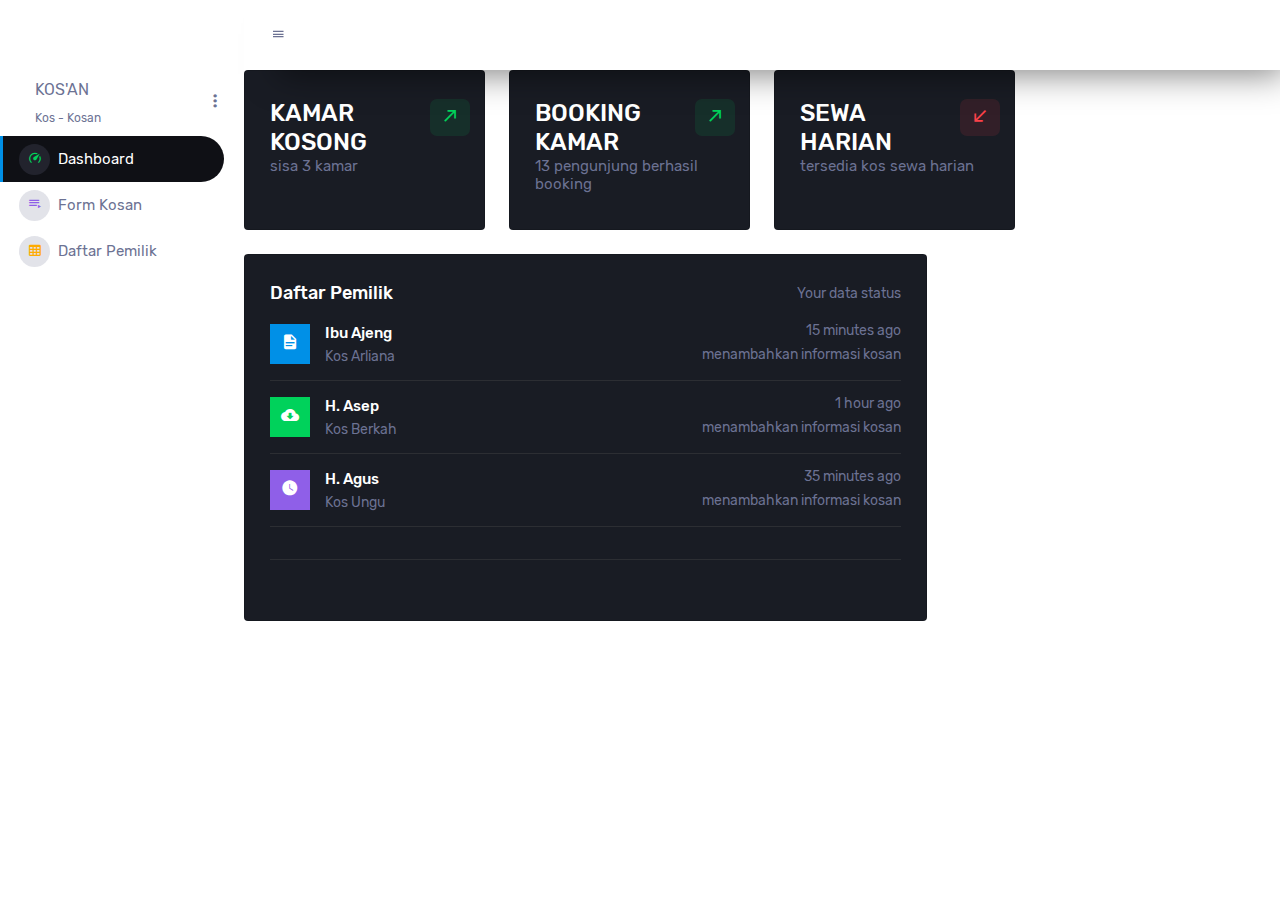
<file: dasboard admin/index.html>
<!DOCTYPE html>
<html lang="en">
  <head>
    <!-- Required meta tags -->
    <meta charset="utf-8">
    <meta name="viewport" content="width=device-width, initial-scale=1, shrink-to-fit=no">
    <title>Dashboard Admin</title>
    <!-- plugins:css -->
    <link rel="stylesheet" href="assets/vendors/mdi/css/materialdesignicons.min.css">
    <link rel="stylesheet" href="assets/vendors/css/vendor.bundle.base.css">
    <!-- endinject -->
    <!-- Plugin css for this page -->
    <link rel="stylesheet" href="assets/vendors/jvectormap/jquery-jvectormap.css">
    <link rel="stylesheet" href="assets/vendors/flag-icon-css/css/flag-icon.min.css">
    <link rel="stylesheet" href="assets/vendors/owl-carousel-2/owl.carousel.min.css">
    <link rel="stylesheet" href="assets/vendors/owl-carousel-2/owl.theme.default.min.css">
    <!-- End plugin css for this page -->
    <!-- inject:css -->
    <!-- endinject -->
    <!-- Layout styles -->
    <link rel="stylesheet" href="assets/css/style.css">
    <!-- End layout styles -->
    <link rel="shortcut icon" href="assets/images/favicon.png" />
  </head>
  <body>
    <div class="container-scroller">
      <!-- partial:partials/_sidebar.html -->
      <nav class="sidebar sidebar-offcanvas" id="sidebar">
        <ul class="nav">
          <li class="nav-item profile">
            <div class="profile-desc">
              <div class="profile-pic">
                <div class="count-indicator">
                </div>
                <div class="profile-name">
                  <h5 class="text-muted font-weight-normal">KOS'AN</h5>
                  <span>Kos - Kosan</span>
                </div>
              </div>
              <a href="#" id="profile-dropdown" data-toggle="dropdown"><i class="mdi mdi-dots-vertical"></i></a>
              <div class="dropdown-menu dropdown-menu-right sidebar-dropdown preview-list" aria-labelledby="profile-dropdown">
                <a href="#" class="dropdown-item preview-item">
                  <div class="preview-thumbnail">
                    <div class="preview-icon bg-dark rounded-circle">
                      <i class="mdi mdi-settings text-primary"></i>
                    </div>
                  </div>
                </a>
                <div class="dropdown-divider"></div>
                <a href="#" class="dropdown-item preview-item">
                  <div class="preview-thumbnail">
                    <div class="preview-icon bg-dark rounded-circle">
                      <i class="mdi mdi-onepassword  text-info"></i>
                    </div>
                  </div>
                </a>
                <div class="dropdown-divider"></div>
                <a href="#" class="dropdown-item preview-item">
                  <div class="preview-thumbnail">
                    <div class="preview-icon bg-dark rounded-circle">
                      <i class="mdi mdi-calendar-today text-success"></i>
                    </div>
                  </div>
                </a>
              </div>
            </div>
          </li>
          <li class="nav-item menu-items">
            <a class="nav-link" href="index.html">
              <span class="menu-icon">
                <i class="mdi mdi-speedometer"></i>
              </span>
              <span class="menu-title">Dashboard</span>
            </a>
          </li>
          <li class="nav-item menu-items">
            <a class="nav-link" href="pages/forms/form_Kos.html">
              <span class="menu-icon">
                <i class="mdi mdi-playlist-play"></i>
              </span>
              <span class="menu-title">Form Kosan</span>
            </a>
          </li>
          <li class="nav-item menu-items">
            <a class="nav-link" href="pages/tables/Daftar_Pemilik.html">
              <span class="menu-icon">
                <i class="mdi mdi-table-large"></i>
              </span>
              <span class="menu-title">Daftar Pemilik</span>
            </a>
          </li>
          </li>
        </ul>
      </nav>
      <!-- partial -->
      <div class="container-fluid page-body-wrapper">
        <!-- partial:partials/_navbar.html -->
        <nav class="navbar p-0 fixed-top d-flex flex-row">
          <div class="navbar-menu-wrapper flex-grow d-flex align-items-stretch">
            <button class="navbar-toggler navbar-toggler align-self-center" type="button" data-toggle="minimize">
              <span class="mdi mdi-menu"></span>
            </button>
            </ul>
            <button class="navbar-toggler navbar-toggler-right d-lg-none align-self-center" type="button" data-toggle="offcanvas">
              <span class="mdi mdi-format-line-spacing"></span>
            </button>
          </div>
        </nav>
        <!-- partial -->
        <div class="main-panel">
          
            <div class="row">
              <div class="col-xl-3 col-sm-6 grid-margin stretch-card">
                <div class="card">
                  <div class="card-body">
                    <div class="row">
                      <div class="col-9">
                        <div class="d-flex align-items-center align-self-start">
                          <h3 class="mb-0">KAMAR KOSONG</h3>
                        </div>
                      </div>
                      <div class="col-3">
                        <div class="icon icon-box-success ">
                          <span class="mdi mdi-arrow-top-right icon-item"></span>
                        </div>
                      </div>
                    </div>
                    <h6 class="text-muted font-weight-normal">sisa 3 kamar</h6>
                  </div>
                </div>
              </div>
              <div class="col-xl-3 col-sm-6 grid-margin stretch-card">
                <div class="card">
                  <div class="card-body">
                    <div class="row">
                      <div class="col-9">
                        <div class="d-flex align-items-center align-self-start">
                          <h3 class="mb-0">BOOKING KAMAR</h3>
                        </div>
                      </div>
                      <div class="col-3">
                        <div class="icon icon-box-success">
                          <span class="mdi mdi-arrow-top-right icon-item"></span>
                        </div>
                      </div>
                    </div>
                    <h6 class="text-muted font-weight-normal">13 pengunjung berhasil booking</h6>
                  </div>
                </div>
              </div>
              <div class="col-xl-3 col-sm-6 grid-margin stretch-card">
                <div class="card">
                  <div class="card-body">
                    <div class="row">
                      <div class="col-9">
                        <div class="d-flex align-items-center align-self-start">
                          <h3 class="mb-0">SEWA HARIAN</h3>
                        </div>
                      </div>
                      <div class="col-3">
                        <div class="icon icon-box-danger">
                          <span class="mdi mdi-arrow-bottom-left icon-item"></span>
                        </div>
                      </div>
                    </div>
                    <h6 class="text-muted font-weight-normal">tersedia kos sewa harian</h6>
                  </div>
                </div>
              </div>      
              <div class="col-md-8 grid-margin stretch-card">
                <div class="card">
                  <div class="card-body">
                    <div class="d-flex flex-row justify-content-between">
                      <h4 class="card-title mb-1">Daftar Pemilik</h4>
                      <p class="text-muted mb-1">Your data status</p>
                    </div>
                    <div class="row">
                      <div class="col-12">
                        <div class="preview-list">
                          <div class="preview-item border-bottom">
                            <div class="preview-thumbnail">
                              <div class="preview-icon bg-primary">
                                <i class="mdi mdi-file-document"></i>
                              </div>
                            </div>
                            <div class="preview-item-content d-sm-flex flex-grow">
                              <div class="flex-grow">
                                <h6 class="preview-subject">Ibu Ajeng</h6>
                                <p class="text-muted mb-0">Kos Arliana</p>
                              </div>
                              <div class="mr-auto text-sm-right pt-2 pt-sm-0">
                                <p class="text-muted">15 minutes ago</p>
                                <p class="text-muted mb-0">menambahkan informasi kosan</p>
                              </div>
                            </div>
                          </div>
                          <div class="preview-item border-bottom">
                            <div class="preview-thumbnail">
                              <div class="preview-icon bg-success">
                                <i class="mdi mdi-cloud-download"></i>
                              </div>
                            </div>
                            <div class="preview-item-content d-sm-flex flex-grow">
                              <div class="flex-grow">
                                <h6 class="preview-subject">H. Asep</h6>
                                <p class="text-muted mb-0">Kos Berkah</p>
                              </div>
                              <div class="mr-auto text-sm-right pt-2 pt-sm-0">
                                <p class="text-muted">1 hour ago</p>
                                <p class="text-muted mb-0">menambahkan informasi kosan</p>
                              </div>
                            </div>
                          </div>
                          <div class="preview-item border-bottom">
                            <div class="preview-thumbnail">
                              <div class="preview-icon bg-info">
                                <i class="mdi mdi-clock"></i>
                              </div>
                            </div>
                            <div class="preview-item-content d-sm-flex flex-grow">
                              <div class="flex-grow">
                                <h6 class="preview-subject">H. Agus</h6>
                                <p class="text-muted mb-0">Kos Ungu</p>
                              </div>
                              <div class="mr-auto text-sm-right pt-2 pt-sm-0">
                                <p class="text-muted">35 minutes ago</p>
                                <p class="text-muted mb-0">menambahkan informasi kosan</p>
                              </div>
                            </div>
                          </div>
                          <div class="preview-item border-bottom">
                            <div class="preview-thumbnail">
                            </div>
                            <div class="preview-item-content d-sm-flex flex-grow">
                              <div class="flex-grow">
                              </div>
                            </div>
                          </div>
                          <div class="preview-item">
                            <div class="preview-thumbnail">
                            </div>
                            <div class="preview-item-content d-sm-flex flex-grow">
                              <div class="flex-grow">
                              </div>
                              <div class="mr-auto text-sm-right pt-2 pt-sm-0">
                              </div>
                            </div>
                          </div>
                        </div>
                      </div>
                    </div>
                  </div>
                </div>
              </div>
            </div>
          
          <!-- partial -->
        </div>
        <!-- main-panel ends -->
      </div>
      <!-- page-body-wrapper ends -->
    </div>
    <!-- container-scroller -->
    <!-- plugins:js -->
    <script src="assets/vendors/js/vendor.bundle.base.js"></script>
    <!-- endinject -->
    <!-- Plugin js for this page -->
    <script src="assets/vendors/chart.js/Chart.min.js"></script>
    <script src="assets/vendors/progressbar.js/progressbar.min.js"></script>
    <script src="assets/vendors/jvectormap/jquery-jvectormap.min.js"></script>
    <script src="assets/vendors/jvectormap/jquery-jvectormap-world-mill-en.js"></script>
    <script src="assets/vendors/owl-carousel-2/owl.carousel.min.js"></script>
    <!-- End plugin js for this page -->
    <!-- inject:js -->
    <script src="assets/js/off-canvas.js"></script>
    <script src="assets/js/hoverable-collapse.js"></script>
    <script src="assets/js/misc.js"></script>
    <script src="assets/js/settings.js"></script>
    <script src="assets/js/todolist.js"></script>
    <!-- endinject -->
    <!-- Custom js for this page -->
    <script src="assets/js/dashboard.js"></script>
    <!-- End custom js for this page -->
  </body>
</html>
</file>
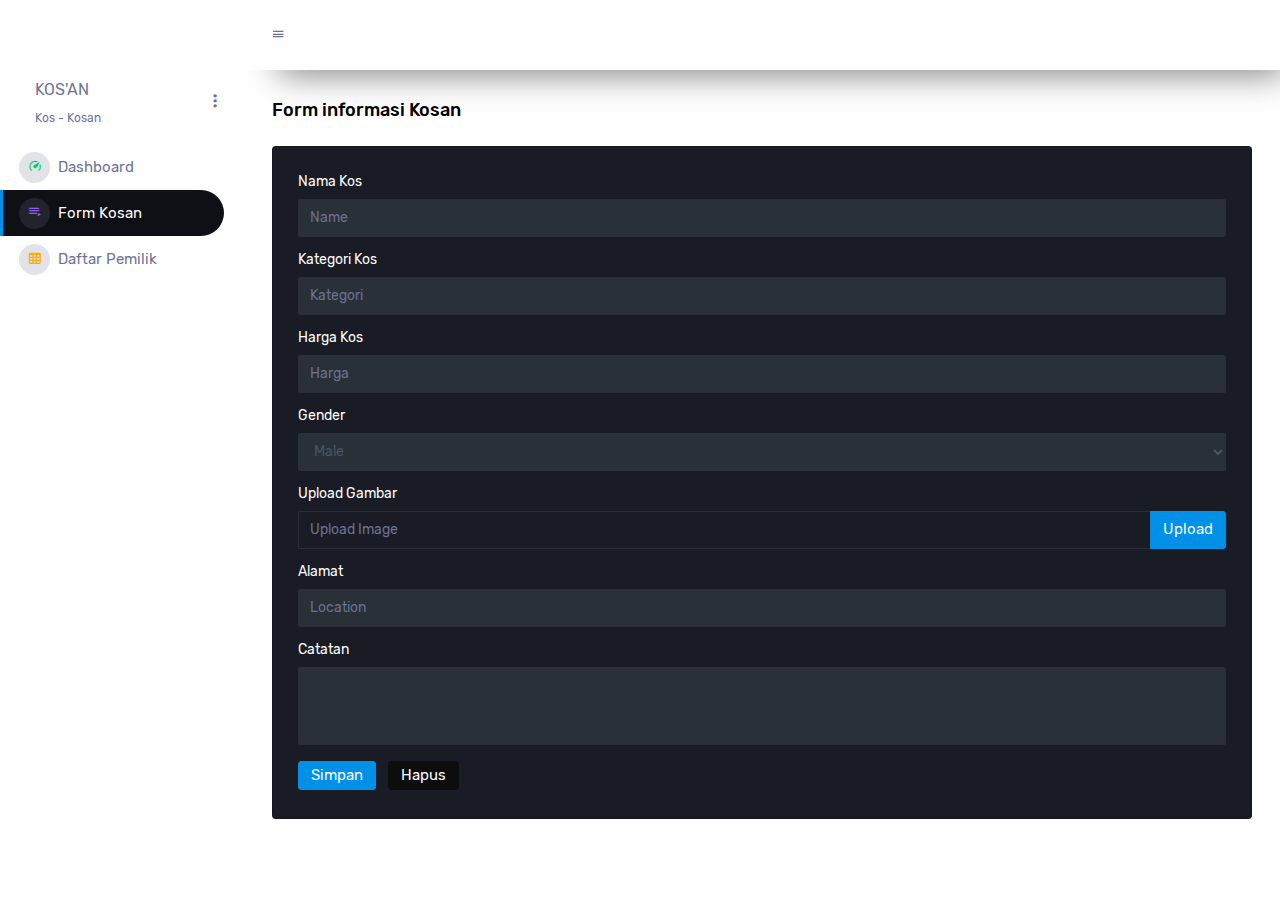
<file: dasboard admin/pages/forms/form_Kos.html>
<!DOCTYPE html>
<html lang="en">
  <head>
    <!-- Required meta tags -->
    <meta charset="utf-8">
    <meta name="viewport" content="width=device-width, initial-scale=1, shrink-to-fit=no">
    <title>Dashboard Admin</title>
    <!-- plugins:css -->
    <link rel="stylesheet" href="../../assets/vendors/mdi/css/materialdesignicons.min.css">
    <link rel="stylesheet" href="../../assets/vendors/css/vendor.bundle.base.css">
    <!-- endinject -->
    <!-- Plugin css for this page -->
    <link rel="stylesheet" href="../../assets/vendors/select2/select2.min.css">
    <link rel="stylesheet" href="../../assets/vendors/select2-bootstrap-theme/select2-bootstrap.min.css">
    <!-- End plugin css for this page -->
    <!-- inject:css -->
    <!-- endinject -->
    <!-- Layout styles -->
    <link rel="stylesheet" href="../../assets/css/style.css">
    <!-- End layout styles -->
    <link rel="shortcut icon" href="../../assets/images/favicon.png" />
  </head>
  <body>
    <div class="container-scroller">
      <!-- partial:../../partials/_sidebar.html -->
      <nav class="sidebar sidebar-offcanvas" id="sidebar">
        <ul class="nav">
          <li class="nav-item profile">
            <div class="profile-desc">
              <div class="profile-pic">
                <div class="count-indicator">
                </div>
                <div class="profile-name">
                  <h5 class="text-muted font-weight-normal">KOS'AN</h5>
                  <span>Kos - Kosan</span>
                </div>
              </div>
              <a href="#" id="profile-dropdown" data-toggle="dropdown"><i class="mdi mdi-dots-vertical"></i></a>
              <div class="dropdown-menu dropdown-menu-right sidebar-dropdown preview-list" aria-labelledby="profile-dropdown">
                <a href="#" class="dropdown-item preview-item">
                  <div class="preview-thumbnail">
                    <div class="preview-icon bg-dark rounded-circle">
                      <i class="mdi mdi-settings text-primary"></i>
                    </div>
                  </div>
          <li class="nav-item menu-items">
            <a class="nav-link" href="../../index.html">
              <span class="menu-icon">
                <i class="mdi mdi-speedometer"></i>
              </span>
              <span class="menu-title">Dashboard</span>
            </a>
          </li>
          <li class="nav-item menu-items">
            <a class="nav-link" href="../../pages/forms/form_Kos.html">
              <span class="menu-icon">
                <i class="mdi mdi-playlist-play"></i>
              </span>
              <span class="menu-title">Form Kosan</span>
            </a>
          </li>
          <li class="nav-item menu-items">
            <a class="nav-link" href="../../pages/tables/Daftar_Pemilik.html">
              <span class="menu-icon">
                <i class="mdi mdi-table-large"></i>
              </span>
              <span class="menu-title">Daftar Pemilik</span>
            </a>
          </li>
        </ul>
      </nav>
      <!-- partial -->
      <div class="container-fluid page-body-wrapper">
        <!-- partial:../../partials/_navbar.html -->
        <nav class="navbar p-0 fixed-top d-flex flex-row">
          
          <div class="navbar-menu-wrapper flex-grow d-flex align-items-stretch">
            <button class="navbar-toggler navbar-toggler align-self-center" type="button" data-toggle="minimize">
              <span class="mdi mdi-menu"></span>
            </button>
            <ul class="navbar-nav w-100">
              <li class="nav-item w-100">
                
              </li>
            </ul>
            <ul class="navbar-nav navbar-nav-right">
                  <div class="dropdown-divider"></div>
                  <div class="dropdown-divider"></div>
                  
              </li>
              <li class="nav-item nav-settings d-none d-lg-block">
                <a class="nav-link" href="#">
                  
                </a>
              </li>
              <li class="nav-item dropdown border-left">
                
              </li>
                  </a>
                  <div class="dropdown-divider"></div>
                  <a class="dropdown-item preview-item">
                    <div class="preview-thumbnail">
                      <div class="preview-icon bg-dark rounded-circle">
                        
                      </div>
                    </div>
              <li class="nav-item dropdown">
                <div class="dropdown-menu dropdown-menu-right navbar-dropdown preview-list" aria-labelledby="profileDropdown">
                  <h6 class="p-3 mb-0">Profile</h6>
                  <div class="dropdown-divider"></div>
                  <a class="dropdown-item preview-item">
                    <div class="preview-thumbnail">
                      <div class="preview-icon bg-dark rounded-circle">
                        <i class="mdi mdi-settings text-success"></i>
                      </div>
                  <div class="dropdown-divider"></div>
                  <a class="dropdown-item preview-item">
                    <div class="preview-thumbnail">
                      <div class="preview-icon bg-dark rounded-circle">
                        <i class="mdi mdi-logout text-danger"></i>
                      </div>
                    </div>
                    <div class="preview-item-content">
                      <p class="preview-subject mb-1">Log out</p>
                    </div>
                  </a>
                 
              </li>
            </ul>
            <button class="navbar-toggler navbar-toggler-right d-lg-none align-self-center" type="button" data-toggle="offcanvas">
              <span class="mdi mdi-format-line-spacing"></span>
            </button>
          </div>
        </nav>
        <!-- partial -->
        <div class="main-panel">
          <div class="content-wrapper">
            <div class="page-header">
              <h3 class="page-title"> Form informasi Kosan</h3>
              <nav aria-label="breadcrumb">
              </nav>
            </div>
            <div class="row">
              
              <div class="col-12 grid-margin stretch-card">
                <div class="card">
                  <div class="card-body">
                    <form class="forms-sample">
                      <div class="form-group">
                        <label for="exampleInputName1">Nama Kos</label>
                        <input type="text" class="form-control" id="exampleInputName1" placeholder="Name">
                      </div>
                      <div class="form-group">
                        <label for="exampleInputEmail3">Kategori Kos</label>
                        <input type="kategori" class="form-control" id="exampleInputEmail3" placeholder="Kategori">
                      </div>
                      <div class="form-group">
                        <label for="exampleInputPassword4">Harga Kos</label>
                        <input type="harga" class="form-control" id="exampleInputPassword4" placeholder="Harga">
                      </div>
                      <div class="form-group">
                        <label for="exampleSelectGender">Gender</label>
                        <select class="form-control" id="exampleSelectGender">
                          <option>Male</option>
                          <option>Female</option>
                          <option>Mix</option>
                        </select>
                      </div>
                      <div class="form-group">
                        <label>Upload Gambar</label>
                        <input type="file" name="img[]" class="file-upload-default">
                        <div class="input-group col-xs-12">
                          <input type="text" class="form-control file-upload-info" disabled placeholder="Upload Image">
                          <span class="input-group-append">
                            <button class="file-upload-browse btn btn-primary" type="button">Upload</button>
                          </span>
                        </div>
                      </div>
                      <div class="form-group">
                        <label for="exampleInputCity1">Alamat</label>
                        <input type="text" class="form-control" id="exampleInputCity1" placeholder="Location">
                      </div>
                      <div class="form-group">
                        <label for="exampleTextarea1">Catatan</label>
                        <textarea class="form-control" id="exampleTextarea1" rows="4"></textarea>
                      </div>
                      <button type="simpan" class="btn btn-primary mr-2">Simpan</button>
                      <button class="btn btn-dark">Hapus</button>
                    </form>
                  </div>
                </div>
              </div>
              
                  </div>
                </div>
              </div>
            </div>
          </div>
          <!-- partial -->
        </div>
        <!-- main-panel ends -->
      </div>
      <!-- page-body-wrapper ends -->
    </div>
    <!-- container-scroller -->
    <!-- plugins:js -->
    <script src="../../assets/vendors/js/vendor.bundle.base.js"></script>
    <!-- endinject -->
    <!-- Plugin js for this page -->
    <script src="../../assets/vendors/select2/select2.min.js"></script>
    <script src="../../assets/vendors/typeahead.js/typeahead.bundle.min.js"></script>
    <!-- End plugin js for this page -->
    <!-- inject:js -->
    <script src="../../assets/js/off-canvas.js"></script>
    <script src="../../assets/js/hoverable-collapse.js"></script>
    <script src="../../assets/js/misc.js"></script>
    <script src="../../assets/js/settings.js"></script>
    <script src="../../assets/js/todolist.js"></script>
    <!-- endinject -->
    <!-- Custom js for this page -->
    <script src="../../assets/js/file-upload.js"></script>
    <script src="../../assets/js/typeahead.js"></script>
    <script src="../../assets/js/select2.js"></script>
    <!-- End custom js for this page -->
  </body>
</html>
</file>
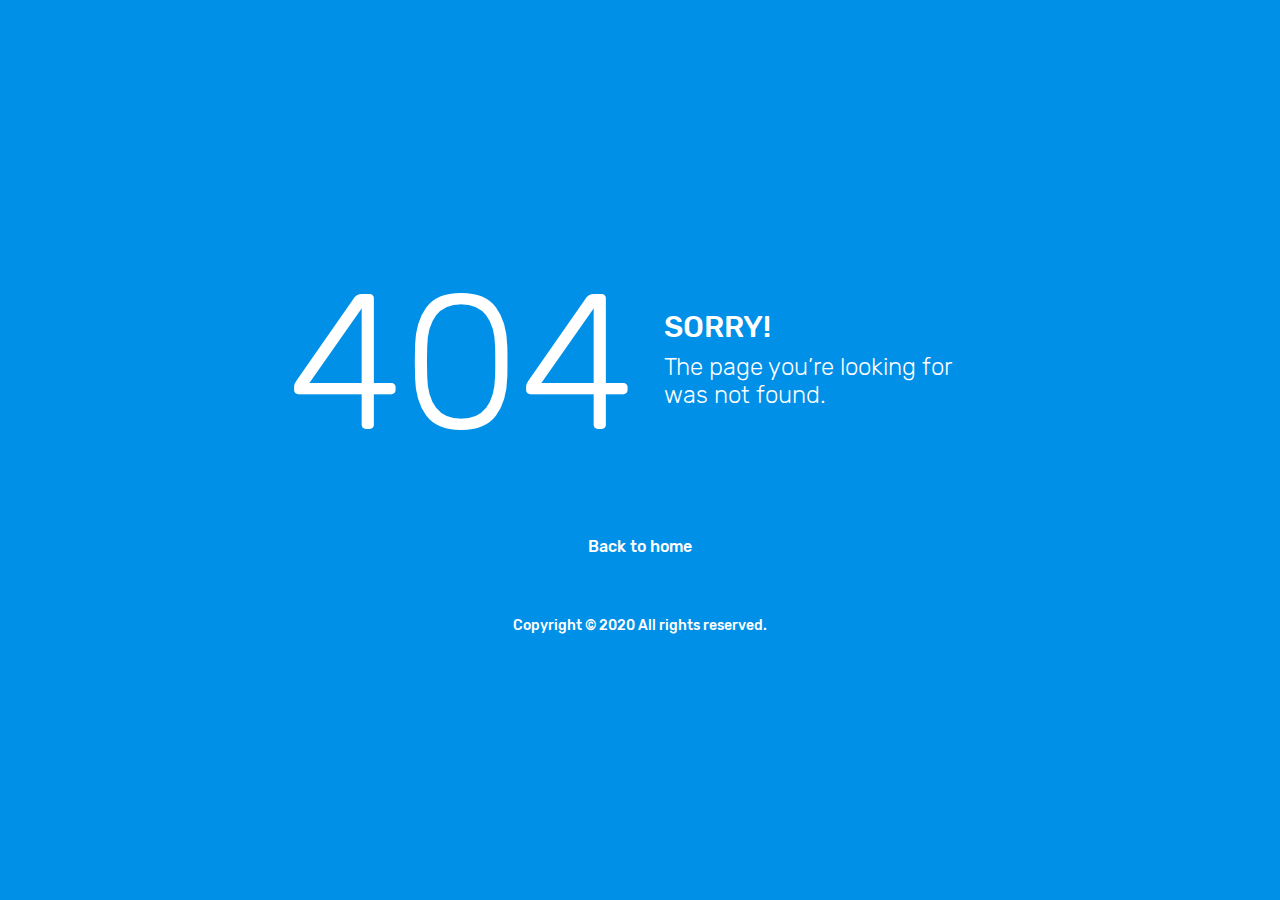
<file: dasboard admin/pages/samples/error-404.html>
<!DOCTYPE html>
<html lang="en">
  <head>
    <!-- Required meta tags -->
    <meta charset="utf-8">
    <meta name="viewport" content="width=device-width, initial-scale=1, shrink-to-fit=no">
    <title>Corona Admin</title>
    <!-- plugins:css -->
    <link rel="stylesheet" href="../../assets/vendors/mdi/css/materialdesignicons.min.css">
    <link rel="stylesheet" href="../../assets/vendors/css/vendor.bundle.base.css">
    <!-- endinject -->
    <!-- Plugin css for this page -->
    <!-- End Plugin css for this page -->
    <!-- inject:css -->
    <!-- endinject -->
    <!-- Layout styles -->
    <link rel="stylesheet" href="../../assets/css/style.css">
    <!-- End layout styles -->
    <link rel="shortcut icon" href="../../assets/images/favicon.png" />
  </head>
  <body>
    <div class="container-scroller">
      <div class="container-fluid page-body-wrapper full-page-wrapper">
        <div class="content-wrapper d-flex align-items-center text-center error-page bg-primary">
          <div class="row flex-grow">
            <div class="col-lg-7 mx-auto text-white">
              <div class="row align-items-center d-flex flex-row">
                <div class="col-lg-6 text-lg-right pr-lg-4">
                  <h1 class="display-1 mb-0">404</h1>
                </div>
                <div class="col-lg-6 error-page-divider text-lg-left pl-lg-4">
                  <h2>SORRY!</h2>
                  <h3 class="font-weight-light">The page you’re looking for was not found.</h3>
                </div>
              </div>
              <div class="row mt-5">
                <div class="col-12 text-center mt-xl-2">
                  <a class="text-white font-weight-medium" href="../../index.html">Back to home</a>
                </div>
              </div>
              <div class="row mt-5">
                <div class="col-12 mt-xl-2">
                  <p class="text-white font-weight-medium text-center">Copyright &copy; 2020 All rights reserved.</p>
                </div>
              </div>
            </div>
          </div>
        </div>
        <!-- content-wrapper ends -->
      </div>
      <!-- page-body-wrapper ends -->
    </div>
    <!-- container-scroller -->
    <!-- plugins:js -->
    <script src="../../assets/vendors/js/vendor.bundle.base.js"></script>
    <!-- endinject -->
    <!-- Plugin js for this page -->
    <!-- End plugin js for this page -->
    <!-- inject:js -->
    <script src="../../assets/js/off-canvas.js"></script>
    <script src="../../assets/js/hoverable-collapse.js"></script>
    <script src="../../assets/js/misc.js"></script>
    <script src="../../assets/js/settings.js"></script>
    <script src="../../assets/js/todolist.js"></script>
    <!-- endinject -->
  </body>
</html>
</file>
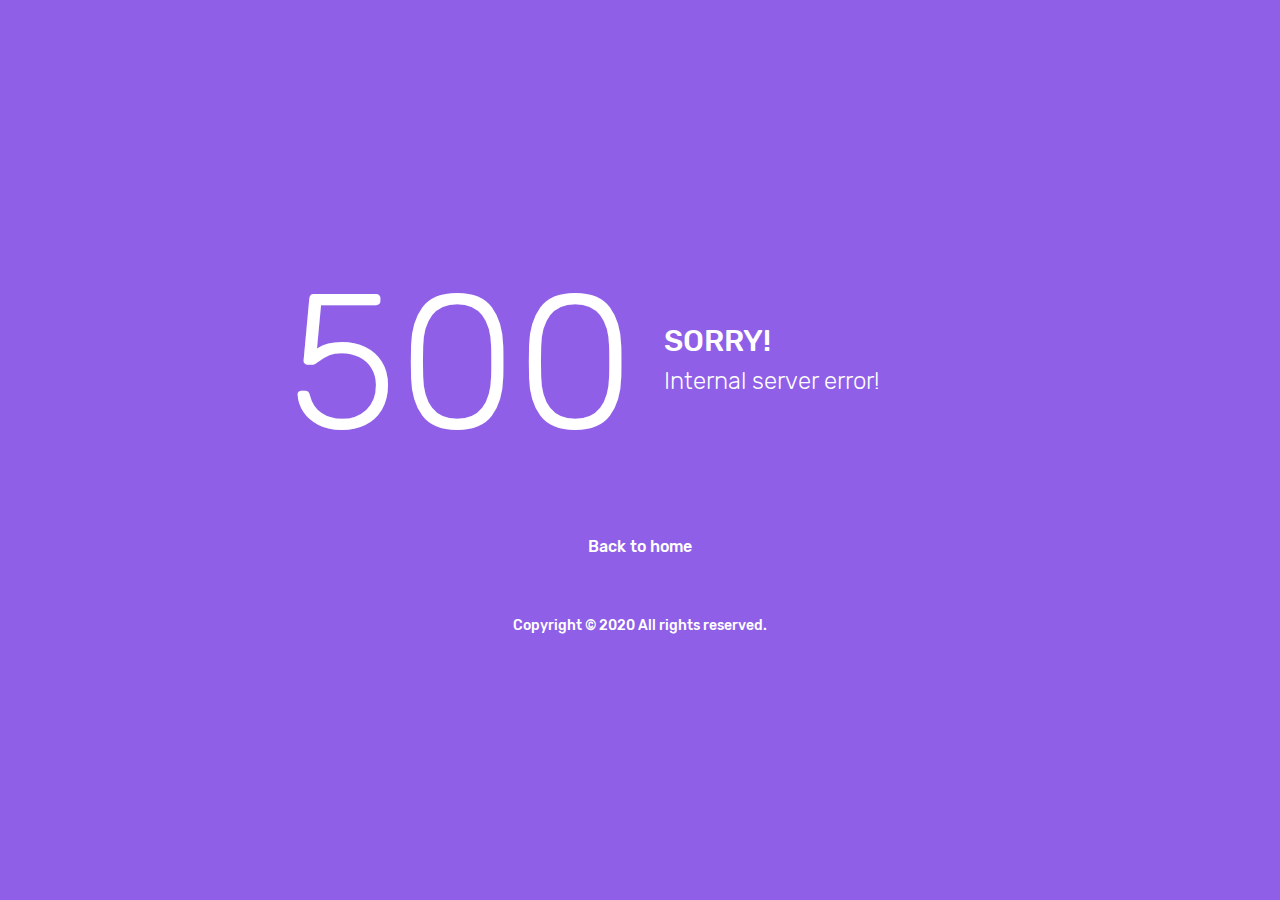
<file: dasboard admin/pages/samples/error-500.html>
<!DOCTYPE html>
<html lang="en">
  <head>
    <!-- Required meta tags -->
    <meta charset="utf-8">
    <meta name="viewport" content="width=device-width, initial-scale=1, shrink-to-fit=no">
    <title>Corona Admin</title>
    <!-- plugins:css -->
    <link rel="stylesheet" href="../../assets/vendors/mdi/css/materialdesignicons.min.css">
    <link rel="stylesheet" href="../../assets/vendors/css/vendor.bundle.base.css">
    <!-- endinject -->
    <!-- Plugin css for this page -->
    <!-- End Plugin css for this page -->
    <!-- inject:css -->
    <!-- endinject -->
    <!-- Layout styles -->
    <link rel="stylesheet" href="../../assets/css/style.css">
    <!-- End layout styles -->
    <link rel="shortcut icon" href="../../assets/images/favicon.png" />
  </head>
  <body>
    <div class="container-scroller">
      <div class="container-fluid page-body-wrapper full-page-wrapper">
        <div class="content-wrapper d-flex align-items-center text-center error-page bg-info">
          <div class="row flex-grow">
            <div class="col-lg-7 mx-auto text-white">
              <div class="row align-items-center d-flex flex-row">
                <div class="col-lg-6 text-lg-right pr-lg-4">
                  <h1 class="display-1 mb-0">500</h1>
                </div>
                <div class="col-lg-6 error-page-divider text-lg-left pl-lg-4">
                  <h2>SORRY!</h2>
                  <h3 class="font-weight-light">Internal server error!</h3>
                </div>
              </div>
              <div class="row mt-5">
                <div class="col-12 text-center mt-xl-2">
                  <a class="text-white font-weight-medium" href="../../index.html">Back to home</a>
                </div>
              </div>
              <div class="row mt-5">
                <div class="col-12 mt-xl-2">
                  <p class="text-white font-weight-medium text-center">Copyright &copy; 2020 All rights reserved.</p>
                </div>
              </div>
            </div>
          </div>
        </div>
        <!-- content-wrapper ends -->
      </div>
      <!-- page-body-wrapper ends -->
    </div>
    <!-- container-scroller -->
    <!-- plugins:js -->
    <script src="../../assets/vendors/js/vendor.bundle.base.js"></script>
    <!-- endinject -->
    <!-- Plugin js for this page -->
    <!-- End plugin js for this page -->
    <!-- inject:js -->
    <script src="../../assets/js/off-canvas.js"></script>
    <script src="../../assets/js/hoverable-collapse.js"></script>
    <script src="../../assets/js/misc.js"></script>
    <script src="../../assets/js/settings.js"></script>
    <script src="../../assets/js/todolist.js"></script>
    <!-- endinject -->
  </body>
</html>
</file>
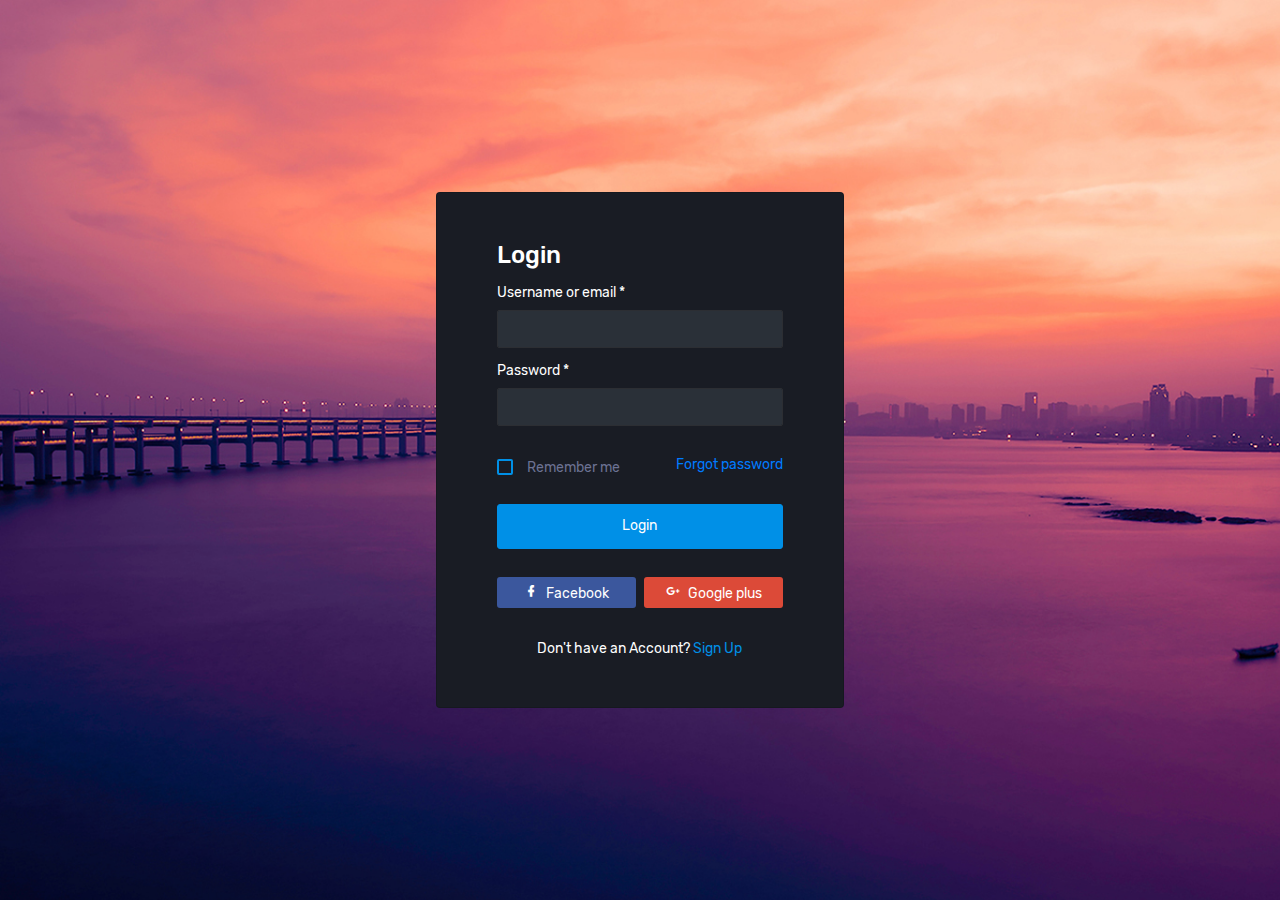
<file: dasboard admin/pages/samples/login.html>
<!DOCTYPE html>
<html lang="en">
  <head>
    <!-- Required meta tags -->
    <meta charset="utf-8">
    <meta name="viewport" content="width=device-width, initial-scale=1, shrink-to-fit=no">
    <title>Corona Admin</title>
    <!-- plugins:css -->
    <link rel="stylesheet" href="../../assets/vendors/mdi/css/materialdesignicons.min.css">
    <link rel="stylesheet" href="../../assets/vendors/css/vendor.bundle.base.css">
    <!-- endinject -->
    <!-- Plugin css for this page -->
    <!-- End plugin css for this page -->
    <!-- inject:css -->
    <!-- endinject -->
    <!-- Layout styles -->
    <link rel="stylesheet" href="../../assets/css/style.css">
    <!-- End layout styles -->
    <link rel="shortcut icon" href="../../assets/images/favicon.png" />
  </head>
  <body>
    <div class="container-scroller">
      <div class="container-fluid page-body-wrapper full-page-wrapper">
        <div class="row w-100 m-0">
          <div class="content-wrapper full-page-wrapper d-flex align-items-center auth login-bg">
            <div class="card col-lg-4 mx-auto">
              <div class="card-body px-5 py-5">
                <h3 class="card-title text-left mb-3">Login</h3>
                <form>
                  <div class="form-group">
                    <label>Username or email *</label>
                    <input type="text" class="form-control p_input">
                  </div>
                  <div class="form-group">
                    <label>Password *</label>
                    <input type="text" class="form-control p_input">
                  </div>
                  <div class="form-group d-flex align-items-center justify-content-between">
                    <div class="form-check">
                      <label class="form-check-label">
                        <input type="checkbox" class="form-check-input"> Remember me </label>
                    </div>
                    <a href="#" class="forgot-pass">Forgot password</a>
                  </div>
                  <div class="text-center">
                    <button type="submit" class="btn btn-primary btn-block enter-btn">Login</button>
                  </div>
                  <div class="d-flex">
                    <button class="btn btn-facebook mr-2 col">
                      <i class="mdi mdi-facebook"></i> Facebook </button>
                    <button class="btn btn-google col">
                      <i class="mdi mdi-google-plus"></i> Google plus </button>
                  </div>
                  <p class="sign-up">Don't have an Account?<a href="#"> Sign Up</a></p>
                </form>
              </div>
            </div>
          </div>
          <!-- content-wrapper ends -->
        </div>
        <!-- row ends -->
      </div>
      <!-- page-body-wrapper ends -->
    </div>
    <!-- container-scroller -->
    <!-- plugins:js -->
    <script src="../../assets/vendors/js/vendor.bundle.base.js"></script>
    <!-- endinject -->
    <!-- Plugin js for this page -->
    <!-- End plugin js for this page -->
    <!-- inject:js -->
    <script src="../../assets/js/off-canvas.js"></script>
    <script src="../../assets/js/hoverable-collapse.js"></script>
    <script src="../../assets/js/misc.js"></script>
    <script src="../../assets/js/settings.js"></script>
    <script src="../../assets/js/todolist.js"></script>
    <!-- endinject -->
  </body>
</html>
</file>
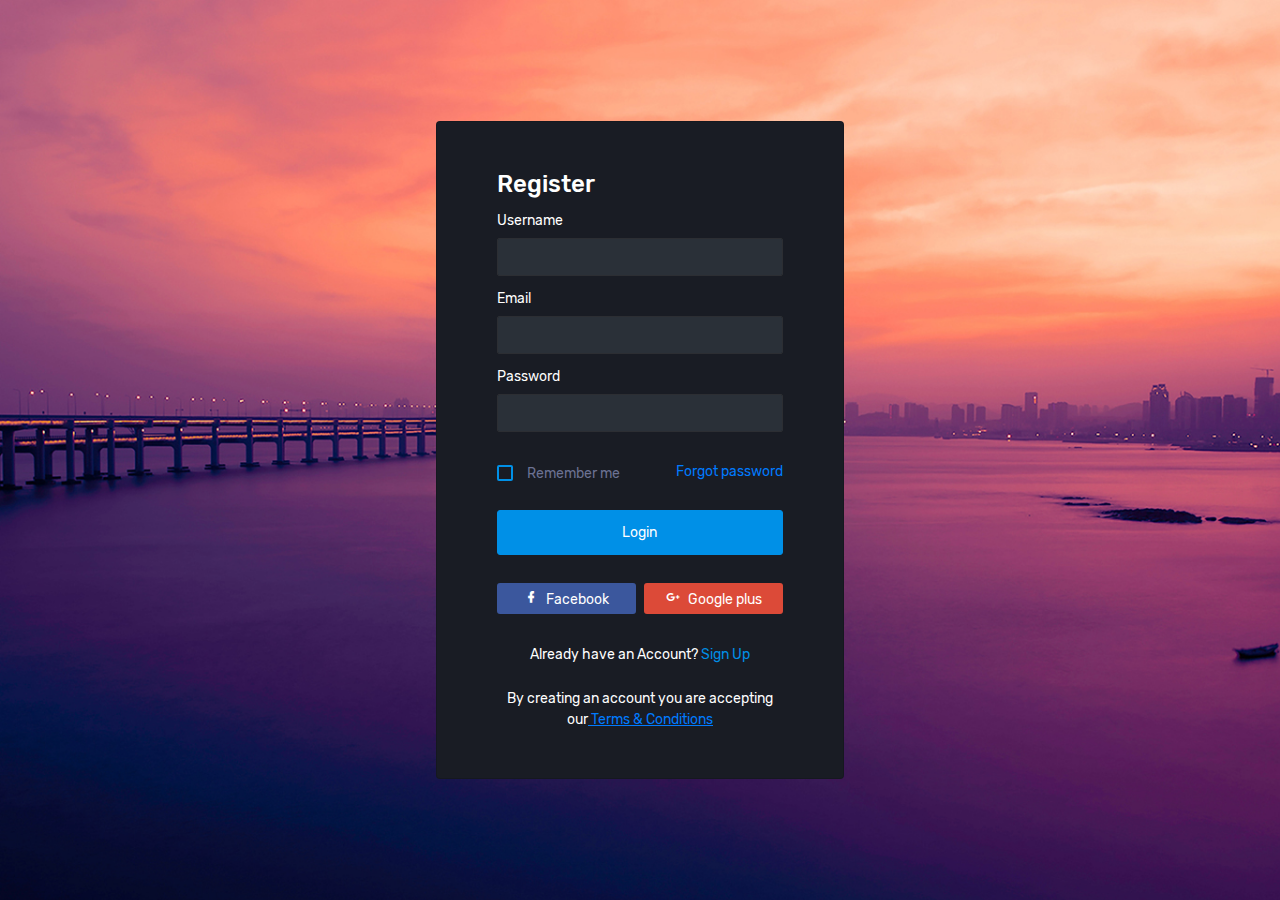
<file: dasboard admin/pages/samples/register.html>
<!DOCTYPE html>
<html lang="en">
  <head>
    <!-- Required meta tags -->
    <meta charset="utf-8">
    <meta name="viewport" content="width=device-width, initial-scale=1, shrink-to-fit=no">
    <title>Corona Admin</title>
    <!-- plugins:css -->
    <link rel="stylesheet" href="../../assets/vendors/mdi/css/materialdesignicons.min.css">
    <link rel="stylesheet" href="../../assets/vendors/css/vendor.bundle.base.css">
    <!-- endinject -->
    <!-- Plugin css for this page -->
    <!-- End plugin css for this page -->
    <!-- inject:css -->
    <!-- endinject -->
    <!-- Layout styles -->
    <link rel="stylesheet" href="../../assets/css/style.css">
    <!-- End layout styles -->
    <link rel="shortcut icon" href="../../assets/images/favicon.png" />
  </head>
  <body>
    <div class="container-scroller">
      <div class="container-fluid page-body-wrapper full-page-wrapper">
        <div class="row w-100 m-0">
          <div class="content-wrapper full-page-wrapper d-flex align-items-center auth login-bg">
            <div class="card col-lg-4 mx-auto">
              <div class="card-body px-5 py-5">
                <h3 class="card-title text-left mb-3">Register</h3>
                <form>
                  <div class="form-group">
                    <label>Username</label>
                    <input type="text" class="form-control p_input">
                  </div>
                  <div class="form-group">
                    <label>Email</label>
                    <input type="email" class="form-control p_input">
                  </div>
                  <div class="form-group">
                    <label>Password</label>
                    <input type="password" class="form-control p_input">
                  </div>
                  <div class="form-group d-flex align-items-center justify-content-between">
                    <div class="form-check">
                      <label class="form-check-label">
                        <input type="checkbox" class="form-check-input"> Remember me </label>
                    </div>
                    <a href="#" class="forgot-pass">Forgot password</a>
                  </div>
                  <div class="text-center">
                    <button type="submit" class="btn btn-primary btn-block enter-btn">Login</button>
                  </div>
                  <div class="d-flex">
                    <button class="btn btn-facebook col mr-2">
                      <i class="mdi mdi-facebook"></i> Facebook </button>
                    <button class="btn btn-google col">
                      <i class="mdi mdi-google-plus"></i> Google plus </button>
                  </div>
                  <p class="sign-up text-center">Already have an Account?<a href="#"> Sign Up</a></p>
                  <p class="terms">By creating an account you are accepting our<a href="#"> Terms & Conditions</a></p>
                </form>
              </div>
            </div>
          </div>
          <!-- content-wrapper ends -->
        </div>
        <!-- row ends -->
      </div>
      <!-- page-body-wrapper ends -->
    </div>
    <!-- container-scroller -->
    <!-- plugins:js -->
    <script src="../../assets/vendors/js/vendor.bundle.base.js"></script>
    <!-- endinject -->
    <!-- Plugin js for this page -->
    <!-- End plugin js for this page -->
    <!-- inject:js -->
    <script src="../../assets/js/off-canvas.js"></script>
    <script src="../../assets/js/hoverable-collapse.js"></script>
    <script src="../../assets/js/misc.js"></script>
    <script src="../../assets/js/settings.js"></script>
    <script src="../../assets/js/todolist.js"></script>
    <!-- endinject -->
  </body>
</html>
</file>
<file: dasboard admin/assets/vendors/css/vendor.bundle.base.css>
/*
 * Container style
 */
.ps {
  overflow: hidden !important;
  overflow-anchor: none;
  -ms-overflow-style: none;
  touch-action: auto;
  -ms-touch-action: auto;
}

/*
 * Scrollbar rail styles
 */
.ps__rail-x {
  display: none;
  opacity: 0;
  transition: background-color .2s linear, opacity .2s linear;
  -webkit-transition: background-color .2s linear, opacity .2s linear;
  height: 15px;
  /* there must be 'bottom' or 'top' for ps__rail-x */
  bottom: 0px;
  /* please don't change 'position' */
  position: absolute;
}

.ps__rail-y {
  display: none;
  opacity: 0;
  transition: background-color .2s linear, opacity .2s linear;
  -webkit-transition: background-color .2s linear, opacity .2s linear;
  width: 15px;
  /* there must be 'right' or 'left' for ps__rail-y */
  right: 0;
  /* please don't change 'position' */
  position: absolute;
}

.ps--active-x > .ps__rail-x,
.ps--active-y > .ps__rail-y {
  display: block;
  background-color: transparent;
}

.ps:hover > .ps__rail-x,
.ps:hover > .ps__rail-y,
.ps--focus > .ps__rail-x,
.ps--focus > .ps__rail-y,
.ps--scrolling-x > .ps__rail-x,
.ps--scrolling-y > .ps__rail-y {
  opacity: 0.6;
}

.ps .ps__rail-x:hover,
.ps .ps__rail-y:hover,
.ps .ps__rail-x:focus,
.ps .ps__rail-y:focus,
.ps .ps__rail-x.ps--clicking,
.ps .ps__rail-y.ps--clicking {
  background-color: #eee;
  opacity: 0.9;
}

/*
 * Scrollbar thumb styles
 */
.ps__thumb-x {
  background-color: #aaa;
  border-radius: 6px;
  transition: background-color .2s linear, height .2s ease-in-out;
  -webkit-transition: background-color .2s linear, height .2s ease-in-out;
  height: 6px;
  /* there must be 'bottom' for ps__thumb-x */
  bottom: 2px;
  /* please don't change 'position' */
  position: absolute;
}

.ps__thumb-y {
  background-color: #aaa;
  border-radius: 6px;
  transition: background-color .2s linear, width .2s ease-in-out;
  -webkit-transition: background-color .2s linear, width .2s ease-in-out;
  width: 6px;
  /* there must be 'right' for ps__thumb-y */
  right: 2px;
  /* please don't change 'position' */
  position: absolute;
}

.ps__rail-x:hover > .ps__thumb-x,
.ps__rail-x:focus > .ps__thumb-x,
.ps__rail-x.ps--clicking .ps__thumb-x {
  background-color: #999;
  height: 11px;
}

.ps__rail-y:hover > .ps__thumb-y,
.ps__rail-y:focus > .ps__thumb-y,
.ps__rail-y.ps--clicking .ps__thumb-y {
  background-color: #999;
  width: 11px;
}

/* MS supports */
@supports (-ms-overflow-style: none) {
  .ps {
    overflow: auto !important;
  }
}

@media screen and (-ms-high-contrast: active), (-ms-high-contrast: none) {
  .ps {
    overflow: auto !important;
  }
}
</file>
<file: dasboard admin/assets/vendors/flag-icon-css/css/flag-icon.min.css>
.flag-icon-background{background-size:contain;background-position:50%;background-repeat:no-repeat}.flag-icon{background-size:contain;background-position:50%;background-repeat:no-repeat;position:relative;display:inline-block;width:1.33333333em;line-height:1em}.flag-icon:before{content:'\00a0'}.flag-icon.flag-icon-squared{width:1em}.flag-icon-ad{background-image:url(../flags/4x3/ad.svg)}.flag-icon-ad.flag-icon-squared{background-image:url(../flags/1x1/ad.svg)}.flag-icon-ae{background-image:url(../flags/4x3/ae.svg)}.flag-icon-ae.flag-icon-squared{background-image:url(../flags/1x1/ae.svg)}.flag-icon-af{background-image:url(../flags/4x3/af.svg)}.flag-icon-af.flag-icon-squared{background-image:url(../flags/1x1/af.svg)}.flag-icon-ag{background-image:url(../flags/4x3/ag.svg)}.flag-icon-ag.flag-icon-squared{background-image:url(../flags/1x1/ag.svg)}.flag-icon-ai{background-image:url(../flags/4x3/ai.svg)}.flag-icon-ai.flag-icon-squared{background-image:url(../flags/1x1/ai.svg)}.flag-icon-al{background-image:url(../flags/4x3/al.svg)}.flag-icon-al.flag-icon-squared{background-image:url(../flags/1x1/al.svg)}.flag-icon-am{background-image:url(../flags/4x3/am.svg)}.flag-icon-am.flag-icon-squared{background-image:url(../flags/1x1/am.svg)}.flag-icon-ao{background-image:url(../flags/4x3/ao.svg)}.flag-icon-ao.flag-icon-squared{background-image:url(../flags/1x1/ao.svg)}.flag-icon-aq{background-image:url(../flags/4x3/aq.svg)}.flag-icon-aq.flag-icon-squared{background-image:url(../flags/1x1/aq.svg)}.flag-icon-ar{background-image:url(../flags/4x3/ar.svg)}.flag-icon-ar.flag-icon-squared{background-image:url(../flags/1x1/ar.svg)}.flag-icon-as{background-image:url(../flags/4x3/as.svg)}.flag-icon-as.flag-icon-squared{background-image:url(../flags/1x1/as.svg)}.flag-icon-at{background-image:url(../flags/4x3/at.svg)}.flag-icon-at.flag-icon-squared{background-image:url(../flags/1x1/at.svg)}.flag-icon-au{background-image:url(../flags/4x3/au.svg)}.flag-icon-au.flag-icon-squared{background-image:url(../flags/1x1/au.svg)}.flag-icon-aw{background-image:url(../flags/4x3/aw.svg)}.flag-icon-aw.flag-icon-squared{background-image:url(../flags/1x1/aw.svg)}.flag-icon-ax{background-image:url(../flags/4x3/ax.svg)}.flag-icon-ax.flag-icon-squared{background-image:url(../flags/1x1/ax.svg)}.flag-icon-az{background-image:url(../flags/4x3/az.svg)}.flag-icon-az.flag-icon-squared{background-image:url(../flags/1x1/az.svg)}.flag-icon-ba{background-image:url(../flags/4x3/ba.svg)}.flag-icon-ba.flag-icon-squared{background-image:url(../flags/1x1/ba.svg)}.flag-icon-bb{background-image:url(../flags/4x3/bb.svg)}.flag-icon-bb.flag-icon-squared{background-image:url(../flags/1x1/bb.svg)}.flag-icon-bd{background-image:url(../flags/4x3/bd.svg)}.flag-icon-bd.flag-icon-squared{background-image:url(../flags/1x1/bd.svg)}.flag-icon-be{background-image:url(../flags/4x3/be.svg)}.flag-icon-be.flag-icon-squared{background-image:url(../flags/1x1/be.svg)}.flag-icon-bf{background-image:url(../flags/4x3/bf.svg)}.flag-icon-bf.flag-icon-squared{background-image:url(../flags/1x1/bf.svg)}.flag-icon-bg{background-image:url(../flags/4x3/bg.svg)}.flag-icon-bg.flag-icon-squared{background-image:url(../flags/1x1/bg.svg)}.flag-icon-bh{background-image:url(../flags/4x3/bh.svg)}.flag-icon-bh.flag-icon-squared{background-image:url(../flags/1x1/bh.svg)}.flag-icon-bi{background-image:url(../flags/4x3/bi.svg)}.flag-icon-bi.flag-icon-squared{background-image:url(../flags/1x1/bi.svg)}.flag-icon-bj{background-image:url(../flags/4x3/bj.svg)}.flag-icon-bj.flag-icon-squared{background-image:url(../flags/1x1/bj.svg)}.flag-icon-bl{background-image:url(../flags/4x3/bl.svg)}.flag-icon-bl.flag-icon-squared{background-image:url(../flags/1x1/bl.svg)}.flag-icon-bm{background-image:url(../flags/4x3/bm.svg)}.flag-icon-bm.flag-icon-squared{background-image:url(../flags/1x1/bm.svg)}.flag-icon-bn{background-image:url(../flags/4x3/bn.svg)}.flag-icon-bn.flag-icon-squared{background-image:url(../flags/1x1/bn.svg)}.flag-icon-bo{background-image:url(../flags/4x3/bo.svg)}.flag-icon-bo.flag-icon-squared{background-image:url(../flags/1x1/bo.svg)}.flag-icon-bq{background-image:url(../flags/4x3/bq.svg)}.flag-icon-bq.flag-icon-squared{background-image:url(../flags/1x1/bq.svg)}.flag-icon-br{background-image:url(../flags/4x3/br.svg)}.flag-icon-br.flag-icon-squared{background-image:url(../flags/1x1/br.svg)}.flag-icon-bs{background-image:url(../flags/4x3/bs.svg)}.flag-icon-bs.flag-icon-squared{background-image:url(../flags/1x1/bs.svg)}.flag-icon-bt{background-image:url(../flags/4x3/bt.svg)}.flag-icon-bt.flag-icon-squared{background-image:url(../flags/1x1/bt.svg)}.flag-icon-bv{background-image:url(../flags/4x3/bv.svg)}.flag-icon-bv.flag-icon-squared{background-image:url(../flags/1x1/bv.svg)}.flag-icon-bw{background-image:url(../flags/4x3/bw.svg)}.flag-icon-bw.flag-icon-squared{background-image:url(../flags/1x1/bw.svg)}.flag-icon-by{background-image:url(../flags/4x3/by.svg)}.flag-icon-by.flag-icon-squared{background-image:url(../flags/1x1/by.svg)}.flag-icon-bz{background-image:url(../flags/4x3/bz.svg)}.flag-icon-bz.flag-icon-squared{background-image:url(../flags/1x1/bz.svg)}.flag-icon-ca{background-image:url(../flags/4x3/ca.svg)}.flag-icon-ca.flag-icon-squared{background-image:url(../flags/1x1/ca.svg)}.flag-icon-cc{background-image:url(../flags/4x3/cc.svg)}.flag-icon-cc.flag-icon-squared{background-image:url(../flags/1x1/cc.svg)}.flag-icon-cd{background-image:url(../flags/4x3/cd.svg)}.flag-icon-cd.flag-icon-squared{background-image:url(../flags/1x1/cd.svg)}.flag-icon-cf{background-image:url(../flags/4x3/cf.svg)}.flag-icon-cf.flag-icon-squared{background-image:url(../flags/1x1/cf.svg)}.flag-icon-cg{background-image:url(../flags/4x3/cg.svg)}.flag-icon-cg.flag-icon-squared{background-image:url(../flags/1x1/cg.svg)}.flag-icon-ch{background-image:url(../flags/4x3/ch.svg)}.flag-icon-ch.flag-icon-squared{background-image:url(../flags/1x1/ch.svg)}.flag-icon-ci{background-image:url(../flags/4x3/ci.svg)}.flag-icon-ci.flag-icon-squared{background-image:url(../flags/1x1/ci.svg)}.flag-icon-ck{background-image:url(../flags/4x3/ck.svg)}.flag-icon-ck.flag-icon-squared{background-image:url(../flags/1x1/ck.svg)}.flag-icon-cl{background-image:url(../flags/4x3/cl.svg)}.flag-icon-cl.flag-icon-squared{background-image:url(../flags/1x1/cl.svg)}.flag-icon-cm{background-image:url(../flags/4x3/cm.svg)}.flag-icon-cm.flag-icon-squared{background-image:url(../flags/1x1/cm.svg)}.flag-icon-cn{background-image:url(../flags/4x3/cn.svg)}.flag-icon-cn.flag-icon-squared{background-image:url(../flags/1x1/cn.svg)}.flag-icon-co{background-image:url(../flags/4x3/co.svg)}.flag-icon-co.flag-icon-squared{background-image:url(../flags/1x1/co.svg)}.flag-icon-cr{background-image:url(../flags/4x3/cr.svg)}.flag-icon-cr.flag-icon-squared{background-image:url(../flags/1x1/cr.svg)}.flag-icon-cu{background-image:url(../flags/4x3/cu.svg)}.flag-icon-cu.flag-icon-squared{background-image:url(../flags/1x1/cu.svg)}.flag-icon-cv{background-image:url(../flags/4x3/cv.svg)}.flag-icon-cv.flag-icon-squared{background-image:url(../flags/1x1/cv.svg)}.flag-icon-cw{background-image:url(../flags/4x3/cw.svg)}.flag-icon-cw.flag-icon-squared{background-image:url(../flags/1x1/cw.svg)}.flag-icon-cx{background-image:url(../flags/4x3/cx.svg)}.flag-icon-cx.flag-icon-squared{background-image:url(../flags/1x1/cx.svg)}.flag-icon-cy{background-image:url(../flags/4x3/cy.svg)}.flag-icon-cy.flag-icon-squared{background-image:url(../flags/1x1/cy.svg)}.flag-icon-cz{background-image:url(../flags/4x3/cz.svg)}.flag-icon-cz.flag-icon-squared{background-image:url(../flags/1x1/cz.svg)}.flag-icon-de{background-image:url(../flags/4x3/de.svg)}.flag-icon-de.flag-icon-squared{background-image:url(../flags/1x1/de.svg)}.flag-icon-dj{background-image:url(../flags/4x3/dj.svg)}.flag-icon-dj.flag-icon-squared{background-image:url(../flags/1x1/dj.svg)}.flag-icon-dk{background-image:url(../flags/4x3/dk.svg)}.flag-icon-dk.flag-icon-squared{background-image:url(../flags/1x1/dk.svg)}.flag-icon-dm{background-image:url(../flags/4x3/dm.svg)}.flag-icon-dm.flag-icon-squared{background-image:url(../flags/1x1/dm.svg)}.flag-icon-do{background-image:url(../flags/4x3/do.svg)}.flag-icon-do.flag-icon-squared{background-image:url(../flags/1x1/do.svg)}.flag-icon-dz{background-image:url(../flags/4x3/dz.svg)}.flag-icon-dz.flag-icon-squared{background-image:url(../flags/1x1/dz.svg)}.flag-icon-ec{background-image:url(../flags/4x3/ec.svg)}.flag-icon-ec.flag-icon-squared{background-image:url(../flags/1x1/ec.svg)}.flag-icon-ee{background-image:url(../flags/4x3/ee.svg)}.flag-icon-ee.flag-icon-squared{background-image:url(../flags/1x1/ee.svg)}.flag-icon-eg{background-image:url(../flags/4x3/eg.svg)}.flag-icon-eg.flag-icon-squared{background-image:url(../flags/1x1/eg.svg)}.flag-icon-eh{background-image:url(../flags/4x3/eh.svg)}.flag-icon-eh.flag-icon-squared{background-image:url(../flags/1x1/eh.svg)}.flag-icon-er{background-image:url(../flags/4x3/er.svg)}.flag-icon-er.flag-icon-squared{background-image:url(../flags/1x1/er.svg)}.flag-icon-es{background-image:url(../flags/4x3/es.svg)}.flag-icon-es.flag-icon-squared{background-image:url(../flags/1x1/es.svg)}.flag-icon-et{background-image:url(../flags/4x3/et.svg)}.flag-icon-et.flag-icon-squared{background-image:url(../flags/1x1/et.svg)}.flag-icon-fi{background-image:url(../flags/4x3/fi.svg)}.flag-icon-fi.flag-icon-squared{background-image:url(../flags/1x1/fi.svg)}.flag-icon-fj{background-image:url(../flags/4x3/fj.svg)}.flag-icon-fj.flag-icon-squared{background-image:url(../flags/1x1/fj.svg)}.flag-icon-fk{background-image:url(../flags/4x3/fk.svg)}.flag-icon-fk.flag-icon-squared{background-image:url(../flags/1x1/fk.svg)}.flag-icon-fm{background-image:url(../flags/4x3/fm.svg)}.flag-icon-fm.flag-icon-squared{background-image:url(../flags/1x1/fm.svg)}.flag-icon-fo{background-image:url(../flags/4x3/fo.svg)}.flag-icon-fo.flag-icon-squared{background-image:url(../flags/1x1/fo.svg)}.flag-icon-fr{background-image:url(../flags/4x3/fr.svg)}.flag-icon-fr.flag-icon-squared{background-image:url(../flags/1x1/fr.svg)}.flag-icon-ga{background-image:url(../flags/4x3/ga.svg)}.flag-icon-ga.flag-icon-squared{background-image:url(../flags/1x1/ga.svg)}.flag-icon-gb{background-image:url(../flags/4x3/gb.svg)}.flag-icon-gb.flag-icon-squared{background-image:url(../flags/1x1/gb.svg)}.flag-icon-gd{background-image:url(../flags/4x3/gd.svg)}.flag-icon-gd.flag-icon-squared{background-image:url(../flags/1x1/gd.svg)}.flag-icon-ge{background-image:url(../flags/4x3/ge.svg)}.flag-icon-ge.flag-icon-squared{background-image:url(../flags/1x1/ge.svg)}.flag-icon-gf{background-image:url(../flags/4x3/gf.svg)}.flag-icon-gf.flag-icon-squared{background-image:url(../flags/1x1/gf.svg)}.flag-icon-gg{background-image:url(../flags/4x3/gg.svg)}.flag-icon-gg.flag-icon-squared{background-image:url(../flags/1x1/gg.svg)}.flag-icon-gh{background-image:url(../flags/4x3/gh.svg)}.flag-icon-gh.flag-icon-squared{background-image:url(../flags/1x1/gh.svg)}.flag-icon-gi{background-image:url(../flags/4x3/gi.svg)}.flag-icon-gi.flag-icon-squared{background-image:url(../flags/1x1/gi.svg)}.flag-icon-gl{background-image:url(../flags/4x3/gl.svg)}.flag-icon-gl.flag-icon-squared{background-image:url(../flags/1x1/gl.svg)}.flag-icon-gm{background-image:url(../flags/4x3/gm.svg)}.flag-icon-gm.flag-icon-squared{background-image:url(../flags/1x1/gm.svg)}.flag-icon-gn{background-image:url(../flags/4x3/gn.svg)}.flag-icon-gn.flag-icon-squared{background-image:url(../flags/1x1/gn.svg)}.flag-icon-gp{background-image:url(../flags/4x3/gp.svg)}.flag-icon-gp.flag-icon-squared{background-image:url(../flags/1x1/gp.svg)}.flag-icon-gq{background-image:url(../flags/4x3/gq.svg)}.flag-icon-gq.flag-icon-squared{background-image:url(../flags/1x1/gq.svg)}.flag-icon-gr{background-image:url(../flags/4x3/gr.svg)}.flag-icon-gr.flag-icon-squared{background-image:url(../flags/1x1/gr.svg)}.flag-icon-gs{background-image:url(../flags/4x3/gs.svg)}.flag-icon-gs.flag-icon-squared{background-image:url(../flags/1x1/gs.svg)}.flag-icon-gt{background-image:url(../flags/4x3/gt.svg)}.flag-icon-gt.flag-icon-squared{background-image:url(../flags/1x1/gt.svg)}.flag-icon-gu{background-image:url(../flags/4x3/gu.svg)}.flag-icon-gu.flag-icon-squared{background-image:url(../flags/1x1/gu.svg)}.flag-icon-gw{background-image:url(../flags/4x3/gw.svg)}.flag-icon-gw.flag-icon-squared{background-image:url(../flags/1x1/gw.svg)}.flag-icon-gy{background-image:url(../flags/4x3/gy.svg)}.flag-icon-gy.flag-icon-squared{background-image:url(../flags/1x1/gy.svg)}.flag-icon-hk{background-image:url(../flags/4x3/hk.svg)}.flag-icon-hk.flag-icon-squared{background-image:url(../flags/1x1/hk.svg)}.flag-icon-hm{background-image:url(../flags/4x3/hm.svg)}.flag-icon-hm.flag-icon-squared{background-image:url(../flags/1x1/hm.svg)}.flag-icon-hn{background-image:url(../flags/4x3/hn.svg)}.flag-icon-hn.flag-icon-squared{background-image:url(../flags/1x1/hn.svg)}.flag-icon-hr{background-image:url(../flags/4x3/hr.svg)}.flag-icon-hr.flag-icon-squared{background-image:url(../flags/1x1/hr.svg)}.flag-icon-ht{background-image:url(../flags/4x3/ht.svg)}.flag-icon-ht.flag-icon-squared{background-image:url(../flags/1x1/ht.svg)}.flag-icon-hu{background-image:url(../flags/4x3/hu.svg)}.flag-icon-hu.flag-icon-squared{background-image:url(../flags/1x1/hu.svg)}.flag-icon-id{background-image:url(../flags/4x3/id.svg)}.flag-icon-id.flag-icon-squared{background-image:url(../flags/1x1/id.svg)}.flag-icon-ie{background-image:url(../flags/4x3/ie.svg)}.flag-icon-ie.flag-icon-squared{background-image:url(../flags/1x1/ie.svg)}.flag-icon-il{background-image:url(../flags/4x3/il.svg)}.flag-icon-il.flag-icon-squared{background-image:url(../flags/1x1/il.svg)}.flag-icon-im{background-image:url(../flags/4x3/im.svg)}.flag-icon-im.flag-icon-squared{background-image:url(../flags/1x1/im.svg)}.flag-icon-in{background-image:url(../flags/4x3/in.svg)}.flag-icon-in.flag-icon-squared{background-image:url(../flags/1x1/in.svg)}.flag-icon-io{background-image:url(../flags/4x3/io.svg)}.flag-icon-io.flag-icon-squared{background-image:url(../flags/1x1/io.svg)}.flag-icon-iq{background-image:url(../flags/4x3/iq.svg)}.flag-icon-iq.flag-icon-squared{background-image:url(../flags/1x1/iq.svg)}.flag-icon-ir{background-image:url(../flags/4x3/ir.svg)}.flag-icon-ir.flag-icon-squared{background-image:url(../flags/1x1/ir.svg)}.flag-icon-is{background-image:url(../flags/4x3/is.svg)}.flag-icon-is.flag-icon-squared{background-image:url(../flags/1x1/is.svg)}.flag-icon-it{background-image:url(../flags/4x3/it.svg)}.flag-icon-it.flag-icon-squared{background-image:url(../flags/1x1/it.svg)}.flag-icon-je{background-image:url(../flags/4x3/je.svg)}.flag-icon-je.flag-icon-squared{background-image:url(../flags/1x1/je.svg)}.flag-icon-jm{background-image:url(../flags/4x3/jm.svg)}.flag-icon-jm.flag-icon-squared{background-image:url(../flags/1x1/jm.svg)}.flag-icon-jo{background-image:url(../flags/4x3/jo.svg)}.flag-icon-jo.flag-icon-squared{background-image:url(../flags/1x1/jo.svg)}.flag-icon-jp{background-image:url(../flags/4x3/jp.svg)}.flag-icon-jp.flag-icon-squared{background-image:url(../flags/1x1/jp.svg)}.flag-icon-ke{background-image:url(../flags/4x3/ke.svg)}.flag-icon-ke.flag-icon-squared{background-image:url(../flags/1x1/ke.svg)}.flag-icon-kg{background-image:url(../flags/4x3/kg.svg)}.flag-icon-kg.flag-icon-squared{background-image:url(../flags/1x1/kg.svg)}.flag-icon-kh{background-image:url(../flags/4x3/kh.svg)}.flag-icon-kh.flag-icon-squared{background-image:url(../flags/1x1/kh.svg)}.flag-icon-ki{background-image:url(../flags/4x3/ki.svg)}.flag-icon-ki.flag-icon-squared{background-image:url(../flags/1x1/ki.svg)}.flag-icon-km{background-image:url(../flags/4x3/km.svg)}.flag-icon-km.flag-icon-squared{background-image:url(../flags/1x1/km.svg)}.flag-icon-kn{background-image:url(../flags/4x3/kn.svg)}.flag-icon-kn.flag-icon-squared{background-image:url(../flags/1x1/kn.svg)}.flag-icon-kp{background-image:url(../flags/4x3/kp.svg)}.flag-icon-kp.flag-icon-squared{background-image:url(../flags/1x1/kp.svg)}.flag-icon-kr{background-image:url(../flags/4x3/kr.svg)}.flag-icon-kr.flag-icon-squared{background-image:url(../flags/1x1/kr.svg)}.flag-icon-kw{background-image:url(../flags/4x3/kw.svg)}.flag-icon-kw.flag-icon-squared{background-image:url(../flags/1x1/kw.svg)}.flag-icon-ky{background-image:url(../flags/4x3/ky.svg)}.flag-icon-ky.flag-icon-squared{background-image:url(../flags/1x1/ky.svg)}.flag-icon-kz{background-image:url(../flags/4x3/kz.svg)}.flag-icon-kz.flag-icon-squared{background-image:url(../flags/1x1/kz.svg)}.flag-icon-la{background-image:url(../flags/4x3/la.svg)}.flag-icon-la.flag-icon-squared{background-image:url(../flags/1x1/la.svg)}.flag-icon-lb{background-image:url(../flags/4x3/lb.svg)}.flag-icon-lb.flag-icon-squared{background-image:url(../flags/1x1/lb.svg)}.flag-icon-lc{background-image:url(../flags/4x3/lc.svg)}.flag-icon-lc.flag-icon-squared{background-image:url(../flags/1x1/lc.svg)}.flag-icon-li{background-image:url(../flags/4x3/li.svg)}.flag-icon-li.flag-icon-squared{background-image:url(../flags/1x1/li.svg)}.flag-icon-lk{background-image:url(../flags/4x3/lk.svg)}.flag-icon-lk.flag-icon-squared{background-image:url(../flags/1x1/lk.svg)}.flag-icon-lr{background-image:url(../flags/4x3/lr.svg)}.flag-icon-lr.flag-icon-squared{background-image:url(../flags/1x1/lr.svg)}.flag-icon-ls{background-image:url(../flags/4x3/ls.svg)}.flag-icon-ls.flag-icon-squared{background-image:url(../flags/1x1/ls.svg)}.flag-icon-lt{background-image:url(../flags/4x3/lt.svg)}.flag-icon-lt.flag-icon-squared{background-image:url(../flags/1x1/lt.svg)}.flag-icon-lu{background-image:url(../flags/4x3/lu.svg)}.flag-icon-lu.flag-icon-squared{background-image:url(../flags/1x1/lu.svg)}.flag-icon-lv{background-image:url(../flags/4x3/lv.svg)}.flag-icon-lv.flag-icon-squared{background-image:url(../flags/1x1/lv.svg)}.flag-icon-ly{background-image:url(../flags/4x3/ly.svg)}.flag-icon-ly.flag-icon-squared{background-image:url(../flags/1x1/ly.svg)}.flag-icon-ma{background-image:url(../flags/4x3/ma.svg)}.flag-icon-ma.flag-icon-squared{background-image:url(../flags/1x1/ma.svg)}.flag-icon-mc{background-image:url(../flags/4x3/mc.svg)}.flag-icon-mc.flag-icon-squared{background-image:url(../flags/1x1/mc.svg)}.flag-icon-md{background-image:url(../flags/4x3/md.svg)}.flag-icon-md.flag-icon-squared{background-image:url(../flags/1x1/md.svg)}.flag-icon-me{background-image:url(../flags/4x3/me.svg)}.flag-icon-me.flag-icon-squared{background-image:url(../flags/1x1/me.svg)}.flag-icon-mf{background-image:url(../flags/4x3/mf.svg)}.flag-icon-mf.flag-icon-squared{background-image:url(../flags/1x1/mf.svg)}.flag-icon-mg{background-image:url(../flags/4x3/mg.svg)}.flag-icon-mg.flag-icon-squared{background-image:url(../flags/1x1/mg.svg)}.flag-icon-mh{background-image:url(../flags/4x3/mh.svg)}.flag-icon-mh.flag-icon-squared{background-image:url(../flags/1x1/mh.svg)}.flag-icon-mk{background-image:url(../flags/4x3/mk.svg)}.flag-icon-mk.flag-icon-squared{background-image:url(../flags/1x1/mk.svg)}.flag-icon-ml{background-image:url(../flags/4x3/ml.svg)}.flag-icon-ml.flag-icon-squared{background-image:url(../flags/1x1/ml.svg)}.flag-icon-mm{background-image:url(../flags/4x3/mm.svg)}.flag-icon-mm.flag-icon-squared{background-image:url(../flags/1x1/mm.svg)}.flag-icon-mn{background-image:url(../flags/4x3/mn.svg)}.flag-icon-mn.flag-icon-squared{background-image:url(../flags/1x1/mn.svg)}.flag-icon-mo{background-image:url(../flags/4x3/mo.svg)}.flag-icon-mo.flag-icon-squared{background-image:url(../flags/1x1/mo.svg)}.flag-icon-mp{background-image:url(../flags/4x3/mp.svg)}.flag-icon-mp.flag-icon-squared{background-image:url(../flags/1x1/mp.svg)}.flag-icon-mq{background-image:url(../flags/4x3/mq.svg)}.flag-icon-mq.flag-icon-squared{background-image:url(../flags/1x1/mq.svg)}.flag-icon-mr{background-image:url(../flags/4x3/mr.svg)}.flag-icon-mr.flag-icon-squared{background-image:url(../flags/1x1/mr.svg)}.flag-icon-ms{background-image:url(../flags/4x3/ms.svg)}.flag-icon-ms.flag-icon-squared{background-image:url(../flags/1x1/ms.svg)}.flag-icon-mt{background-image:url(../flags/4x3/mt.svg)}.flag-icon-mt.flag-icon-squared{background-image:url(../flags/1x1/mt.svg)}.flag-icon-mu{background-image:url(../flags/4x3/mu.svg)}.flag-icon-mu.flag-icon-squared{background-image:url(../flags/1x1/mu.svg)}.flag-icon-mv{background-image:url(../flags/4x3/mv.svg)}.flag-icon-mv.flag-icon-squared{background-image:url(../flags/1x1/mv.svg)}.flag-icon-mw{background-image:url(../flags/4x3/mw.svg)}.flag-icon-mw.flag-icon-squared{background-image:url(../flags/1x1/mw.svg)}.flag-icon-mx{background-image:url(../flags/4x3/mx.svg)}.flag-icon-mx.flag-icon-squared{background-image:url(../flags/1x1/mx.svg)}.flag-icon-my{background-image:url(../flags/4x3/my.svg)}.flag-icon-my.flag-icon-squared{background-image:url(../flags/1x1/my.svg)}.flag-icon-mz{background-image:url(../flags/4x3/mz.svg)}.flag-icon-mz.flag-icon-squared{background-image:url(../flags/1x1/mz.svg)}.flag-icon-na{background-image:url(../flags/4x3/na.svg)}.flag-icon-na.flag-icon-squared{background-image:url(../flags/1x1/na.svg)}.flag-icon-nc{background-image:url(../flags/4x3/nc.svg)}.flag-icon-nc.flag-icon-squared{background-image:url(../flags/1x1/nc.svg)}.flag-icon-ne{background-image:url(../flags/4x3/ne.svg)}.flag-icon-ne.flag-icon-squared{background-image:url(../flags/1x1/ne.svg)}.flag-icon-nf{background-image:url(../flags/4x3/nf.svg)}.flag-icon-nf.flag-icon-squared{background-image:url(../flags/1x1/nf.svg)}.flag-icon-ng{background-image:url(../flags/4x3/ng.svg)}.flag-icon-ng.flag-icon-squared{background-image:url(../flags/1x1/ng.svg)}.flag-icon-ni{background-image:url(../flags/4x3/ni.svg)}.flag-icon-ni.flag-icon-squared{background-image:url(../flags/1x1/ni.svg)}.flag-icon-nl{background-image:url(../flags/4x3/nl.svg)}.flag-icon-nl.flag-icon-squared{background-image:url(../flags/1x1/nl.svg)}.flag-icon-no{background-image:url(../flags/4x3/no.svg)}.flag-icon-no.flag-icon-squared{background-image:url(../flags/1x1/no.svg)}.flag-icon-np{background-image:url(../flags/4x3/np.svg)}.flag-icon-np.flag-icon-squared{background-image:url(../flags/1x1/np.svg)}.flag-icon-nr{background-image:url(../flags/4x3/nr.svg)}.flag-icon-nr.flag-icon-squared{background-image:url(../flags/1x1/nr.svg)}.flag-icon-nu{background-image:url(../flags/4x3/nu.svg)}.flag-icon-nu.flag-icon-squared{background-image:url(../flags/1x1/nu.svg)}.flag-icon-nz{background-image:url(../flags/4x3/nz.svg)}.flag-icon-nz.flag-icon-squared{background-image:url(../flags/1x1/nz.svg)}.flag-icon-om{background-image:url(../flags/4x3/om.svg)}.flag-icon-om.flag-icon-squared{background-image:url(../flags/1x1/om.svg)}.flag-icon-pa{background-image:url(../flags/4x3/pa.svg)}.flag-icon-pa.flag-icon-squared{background-image:url(../flags/1x1/pa.svg)}.flag-icon-pe{background-image:url(../flags/4x3/pe.svg)}.flag-icon-pe.flag-icon-squared{background-image:url(../flags/1x1/pe.svg)}.flag-icon-pf{background-image:url(../flags/4x3/pf.svg)}.flag-icon-pf.flag-icon-squared{background-image:url(../flags/1x1/pf.svg)}.flag-icon-pg{background-image:url(../flags/4x3/pg.svg)}.flag-icon-pg.flag-icon-squared{background-image:url(../flags/1x1/pg.svg)}.flag-icon-ph{background-image:url(../flags/4x3/ph.svg)}.flag-icon-ph.flag-icon-squared{background-image:url(../flags/1x1/ph.svg)}.flag-icon-pk{background-image:url(../flags/4x3/pk.svg)}.flag-icon-pk.flag-icon-squared{background-image:url(../flags/1x1/pk.svg)}.flag-icon-pl{background-image:url(../flags/4x3/pl.svg)}.flag-icon-pl.flag-icon-squared{background-image:url(../flags/1x1/pl.svg)}.flag-icon-pm{background-image:url(../flags/4x3/pm.svg)}.flag-icon-pm.flag-icon-squared{background-image:url(../flags/1x1/pm.svg)}.flag-icon-pn{background-image:url(../flags/4x3/pn.svg)}.flag-icon-pn.flag-icon-squared{background-image:url(../flags/1x1/pn.svg)}.flag-icon-pr{background-image:url(../flags/4x3/pr.svg)}.flag-icon-pr.flag-icon-squared{background-image:url(../flags/1x1/pr.svg)}.flag-icon-ps{background-image:url(../flags/4x3/ps.svg)}.flag-icon-ps.flag-icon-squared{background-image:url(../flags/1x1/ps.svg)}.flag-icon-pt{background-image:url(../flags/4x3/pt.svg)}.flag-icon-pt.flag-icon-squared{background-image:url(../flags/1x1/pt.svg)}.flag-icon-pw{background-image:url(../flags/4x3/pw.svg)}.flag-icon-pw.flag-icon-squared{background-image:url(../flags/1x1/pw.svg)}.flag-icon-py{background-image:url(../flags/4x3/py.svg)}.flag-icon-py.flag-icon-squared{background-image:url(../flags/1x1/py.svg)}.flag-icon-qa{background-image:url(../flags/4x3/qa.svg)}.flag-icon-qa.flag-icon-squared{background-image:url(../flags/1x1/qa.svg)}.flag-icon-re{background-image:url(../flags/4x3/re.svg)}.flag-icon-re.flag-icon-squared{background-image:url(../flags/1x1/re.svg)}.flag-icon-ro{background-image:url(../flags/4x3/ro.svg)}.flag-icon-ro.flag-icon-squared{background-image:url(../flags/1x1/ro.svg)}.flag-icon-rs{background-image:url(../flags/4x3/rs.svg)}.flag-icon-rs.flag-icon-squared{background-image:url(../flags/1x1/rs.svg)}.flag-icon-ru{background-image:url(../flags/4x3/ru.svg)}.flag-icon-ru.flag-icon-squared{background-image:url(../flags/1x1/ru.svg)}.flag-icon-rw{background-image:url(../flags/4x3/rw.svg)}.flag-icon-rw.flag-icon-squared{background-image:url(../flags/1x1/rw.svg)}.flag-icon-sa{background-image:url(../flags/4x3/sa.svg)}.flag-icon-sa.flag-icon-squared{background-image:url(../flags/1x1/sa.svg)}.flag-icon-sb{background-image:url(../flags/4x3/sb.svg)}.flag-icon-sb.flag-icon-squared{background-image:url(../flags/1x1/sb.svg)}.flag-icon-sc{background-image:url(../flags/4x3/sc.svg)}.flag-icon-sc.flag-icon-squared{background-image:url(../flags/1x1/sc.svg)}.flag-icon-sd{background-image:url(../flags/4x3/sd.svg)}.flag-icon-sd.flag-icon-squared{background-image:url(../flags/1x1/sd.svg)}.flag-icon-se{background-image:url(../flags/4x3/se.svg)}.flag-icon-se.flag-icon-squared{background-image:url(../flags/1x1/se.svg)}.flag-icon-sg{background-image:url(../flags/4x3/sg.svg)}.flag-icon-sg.flag-icon-squared{background-image:url(../flags/1x1/sg.svg)}.flag-icon-sh{background-image:url(../flags/4x3/sh.svg)}.flag-icon-sh.flag-icon-squared{background-image:url(../flags/1x1/sh.svg)}.flag-icon-si{background-image:url(../flags/4x3/si.svg)}.flag-icon-si.flag-icon-squared{background-image:url(../flags/1x1/si.svg)}.flag-icon-sj{background-image:url(../flags/4x3/sj.svg)}.flag-icon-sj.flag-icon-squared{background-image:url(../flags/1x1/sj.svg)}.flag-icon-sk{background-image:url(../flags/4x3/sk.svg)}.flag-icon-sk.flag-icon-squared{background-image:url(../flags/1x1/sk.svg)}.flag-icon-sl{background-image:url(../flags/4x3/sl.svg)}.flag-icon-sl.flag-icon-squared{background-image:url(../flags/1x1/sl.svg)}.flag-icon-sm{background-image:url(../flags/4x3/sm.svg)}.flag-icon-sm.flag-icon-squared{background-image:url(../flags/1x1/sm.svg)}.flag-icon-sn{background-image:url(../flags/4x3/sn.svg)}.flag-icon-sn.flag-icon-squared{background-image:url(../flags/1x1/sn.svg)}.flag-icon-so{background-image:url(../flags/4x3/so.svg)}.flag-icon-so.flag-icon-squared{background-image:url(../flags/1x1/so.svg)}.flag-icon-sr{background-image:url(../flags/4x3/sr.svg)}.flag-icon-sr.flag-icon-squared{background-image:url(../flags/1x1/sr.svg)}.flag-icon-ss{background-image:url(../flags/4x3/ss.svg)}.flag-icon-ss.flag-icon-squared{background-image:url(../flags/1x1/ss.svg)}.flag-icon-st{background-image:url(../flags/4x3/st.svg)}.flag-icon-st.flag-icon-squared{background-image:url(../flags/1x1/st.svg)}.flag-icon-sv{background-image:url(../flags/4x3/sv.svg)}.flag-icon-sv.flag-icon-squared{background-image:url(../flags/1x1/sv.svg)}.flag-icon-sx{background-image:url(../flags/4x3/sx.svg)}.flag-icon-sx.flag-icon-squared{background-image:url(../flags/1x1/sx.svg)}.flag-icon-sy{background-image:url(../flags/4x3/sy.svg)}.flag-icon-sy.flag-icon-squared{background-image:url(../flags/1x1/sy.svg)}.flag-icon-sz{background-image:url(../flags/4x3/sz.svg)}.flag-icon-sz.flag-icon-squared{background-image:url(../flags/1x1/sz.svg)}.flag-icon-tc{background-image:url(../flags/4x3/tc.svg)}.flag-icon-tc.flag-icon-squared{background-image:url(../flags/1x1/tc.svg)}.flag-icon-td{background-image:url(../flags/4x3/td.svg)}.flag-icon-td.flag-icon-squared{background-image:url(../flags/1x1/td.svg)}.flag-icon-tf{background-image:url(../flags/4x3/tf.svg)}.flag-icon-tf.flag-icon-squared{background-image:url(../flags/1x1/tf.svg)}.flag-icon-tg{background-image:url(../flags/4x3/tg.svg)}.flag-icon-tg.flag-icon-squared{background-image:url(../flags/1x1/tg.svg)}.flag-icon-th{background-image:url(../flags/4x3/th.svg)}.flag-icon-th.flag-icon-squared{background-image:url(../flags/1x1/th.svg)}.flag-icon-tj{background-image:url(../flags/4x3/tj.svg)}.flag-icon-tj.flag-icon-squared{background-image:url(../flags/1x1/tj.svg)}.flag-icon-tk{background-image:url(../flags/4x3/tk.svg)}.flag-icon-tk.flag-icon-squared{background-image:url(../flags/1x1/tk.svg)}.flag-icon-tl{background-image:url(../flags/4x3/tl.svg)}.flag-icon-tl.flag-icon-squared{background-image:url(../flags/1x1/tl.svg)}.flag-icon-tm{background-image:url(../flags/4x3/tm.svg)}.flag-icon-tm.flag-icon-squared{background-image:url(../flags/1x1/tm.svg)}.flag-icon-tn{background-image:url(../flags/4x3/tn.svg)}.flag-icon-tn.flag-icon-squared{background-image:url(../flags/1x1/tn.svg)}.flag-icon-to{background-image:url(../flags/4x3/to.svg)}.flag-icon-to.flag-icon-squared{background-image:url(../flags/1x1/to.svg)}.flag-icon-tr{background-image:url(../flags/4x3/tr.svg)}.flag-icon-tr.flag-icon-squared{background-image:url(../flags/1x1/tr.svg)}.flag-icon-tt{background-image:url(../flags/4x3/tt.svg)}.flag-icon-tt.flag-icon-squared{background-image:url(../flags/1x1/tt.svg)}.flag-icon-tv{background-image:url(../flags/4x3/tv.svg)}.flag-icon-tv.flag-icon-squared{background-image:url(../flags/1x1/tv.svg)}.flag-icon-tw{background-image:url(../flags/4x3/tw.svg)}.flag-icon-tw.flag-icon-squared{background-image:url(../flags/1x1/tw.svg)}.flag-icon-tz{background-image:url(../flags/4x3/tz.svg)}.flag-icon-tz.flag-icon-squared{background-image:url(../flags/1x1/tz.svg)}.flag-icon-ua{background-image:url(../flags/4x3/ua.svg)}.flag-icon-ua.flag-icon-squared{background-image:url(../flags/1x1/ua.svg)}.flag-icon-ug{background-image:url(../flags/4x3/ug.svg)}.flag-icon-ug.flag-icon-squared{background-image:url(../flags/1x1/ug.svg)}.flag-icon-um{background-image:url(../flags/4x3/um.svg)}.flag-icon-um.flag-icon-squared{background-image:url(../flags/1x1/um.svg)}.flag-icon-us{background-image:url(../flags/4x3/us.svg)}.flag-icon-us.flag-icon-squared{background-image:url(../flags/1x1/us.svg)}.flag-icon-uy{background-image:url(../flags/4x3/uy.svg)}.flag-icon-uy.flag-icon-squared{background-image:url(../flags/1x1/uy.svg)}.flag-icon-uz{background-image:url(../flags/4x3/uz.svg)}.flag-icon-uz.flag-icon-squared{background-image:url(../flags/1x1/uz.svg)}.flag-icon-va{background-image:url(../flags/4x3/va.svg)}.flag-icon-va.flag-icon-squared{background-image:url(../flags/1x1/va.svg)}.flag-icon-vc{background-image:url(../flags/4x3/vc.svg)}.flag-icon-vc.flag-icon-squared{background-image:url(../flags/1x1/vc.svg)}.flag-icon-ve{background-image:url(../flags/4x3/ve.svg)}.flag-icon-ve.flag-icon-squared{background-image:url(../flags/1x1/ve.svg)}.flag-icon-vg{background-image:url(../flags/4x3/vg.svg)}.flag-icon-vg.flag-icon-squared{background-image:url(../flags/1x1/vg.svg)}.flag-icon-vi{background-image:url(../flags/4x3/vi.svg)}.flag-icon-vi.flag-icon-squared{background-image:url(../flags/1x1/vi.svg)}.flag-icon-vn{background-image:url(../flags/4x3/vn.svg)}.flag-icon-vn.flag-icon-squared{background-image:url(../flags/1x1/vn.svg)}.flag-icon-vu{background-image:url(../flags/4x3/vu.svg)}.flag-icon-vu.flag-icon-squared{background-image:url(../flags/1x1/vu.svg)}.flag-icon-wf{background-image:url(../flags/4x3/wf.svg)}.flag-icon-wf.flag-icon-squared{background-image:url(../flags/1x1/wf.svg)}.flag-icon-ws{background-image:url(../flags/4x3/ws.svg)}.flag-icon-ws.flag-icon-squared{background-image:url(../flags/1x1/ws.svg)}.flag-icon-ye{background-image:url(../flags/4x3/ye.svg)}.flag-icon-ye.flag-icon-squared{background-image:url(../flags/1x1/ye.svg)}.flag-icon-yt{background-image:url(../flags/4x3/yt.svg)}.flag-icon-yt.flag-icon-squared{background-image:url(../flags/1x1/yt.svg)}.flag-icon-za{background-image:url(../flags/4x3/za.svg)}.flag-icon-za.flag-icon-squared{background-image:url(../flags/1x1/za.svg)}.flag-icon-zm{background-image:url(../flags/4x3/zm.svg)}.flag-icon-zm.flag-icon-squared{background-image:url(../flags/1x1/zm.svg)}.flag-icon-zw{background-image:url(../flags/4x3/zw.svg)}.flag-icon-zw.flag-icon-squared{background-image:url(../flags/1x1/zw.svg)}.flag-icon-es-ca{background-image:url(../flags/4x3/es-ca.svg)}.flag-icon-es-ca.flag-icon-squared{background-image:url(../flags/1x1/es-ca.svg)}.flag-icon-eu{background-image:url(../flags/4x3/eu.svg)}.flag-icon-eu.flag-icon-squared{background-image:url(../flags/1x1/eu.svg)}.flag-icon-gb-eng{background-image:url(../flags/4x3/gb-eng.svg)}.flag-icon-gb-eng.flag-icon-squared{background-image:url(../flags/1x1/gb-eng.svg)}.flag-icon-gb-nir{background-image:url(../flags/4x3/gb-nir.svg)}.flag-icon-gb-nir.flag-icon-squared{background-image:url(../flags/1x1/gb-nir.svg)}.flag-icon-gb-sct{background-image:url(../flags/4x3/gb-sct.svg)}.flag-icon-gb-sct.flag-icon-squared{background-image:url(../flags/1x1/gb-sct.svg)}.flag-icon-gb-wls{background-image:url(../flags/4x3/gb-wls.svg)}.flag-icon-gb-wls.flag-icon-squared{background-image:url(../flags/1x1/gb-wls.svg)}.flag-icon-un{background-image:url(../flags/4x3/un.svg)}.flag-icon-un.flag-icon-squared{background-image:url(../flags/1x1/un.svg)}.flag-icon-xk{background-image:url(../flags/4x3/xk.svg)}.flag-icon-xk.flag-icon-squared{background-image:url(../flags/1x1/xk.svg)}
</file>
